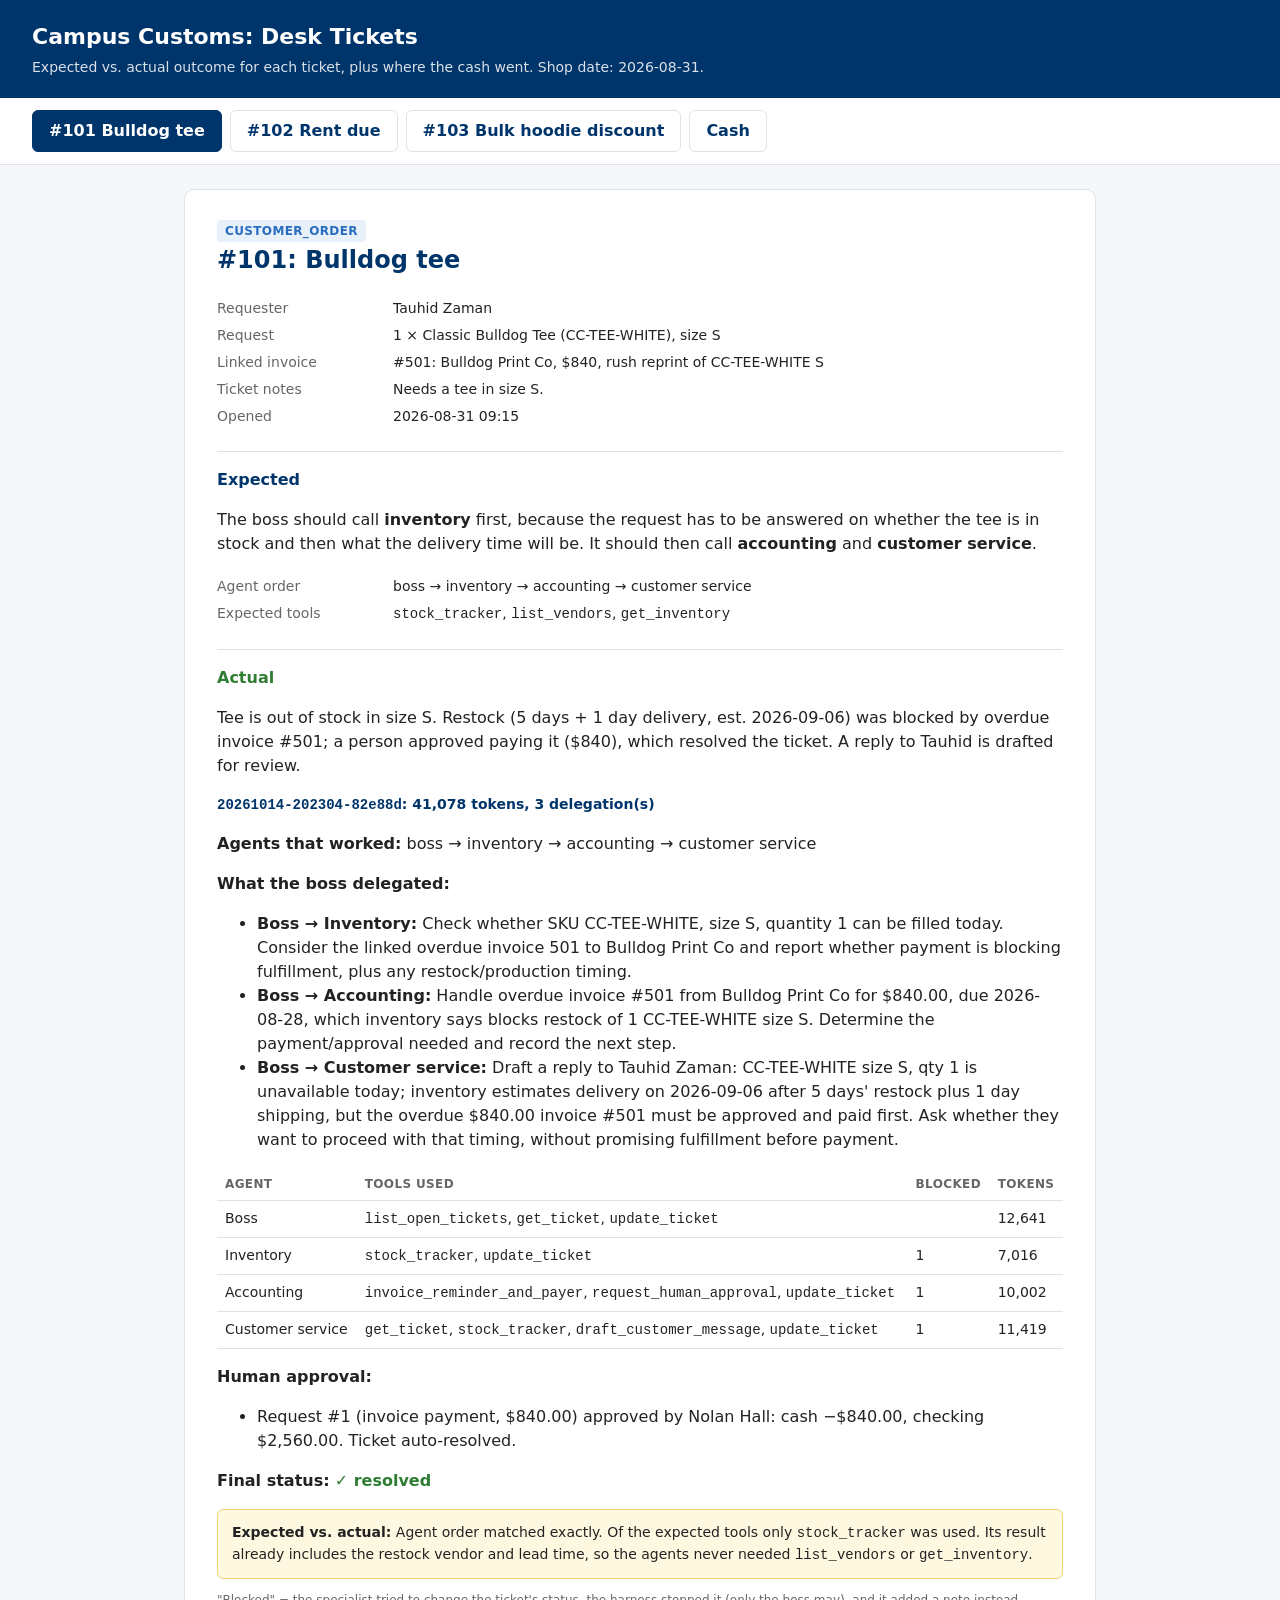
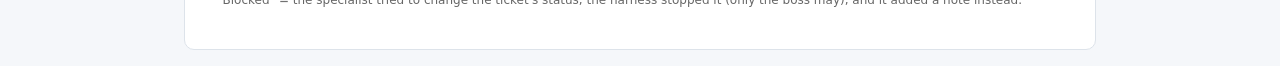
<file: output/desk_tickets.html>
<!DOCTYPE html>
<html lang="en">
<head>
<meta charset="utf-8">
<meta name="viewport" content="width=device-width, initial-scale=1">
<title>Campus Customs: Desk Tickets</title>
<style>
  :root { --yale: #00356b; --yale-light: #286dc0; --ink: #222; --muted: #666; --line: #dde3ea; --bg: #f5f7fa; }
  * { box-sizing: border-box; }
  body { margin: 0; font-family: "Segoe UI", system-ui, -apple-system, sans-serif; color: var(--ink); background: var(--bg); line-height: 1.5; }
  header { background: var(--yale); color: #fff; padding: 20px 32px; }
  header h1 { margin: 0; font-size: 22px; }
  header p { margin: 4px 0 0; opacity: .85; font-size: 14px; }
  nav { display: flex; gap: 8px; padding: 12px 32px; background: #fff; border-bottom: 1px solid var(--line); position: sticky; top: 0; }
  nav a { padding: 8px 16px; border-radius: 6px; text-decoration: none; color: var(--yale); font-weight: 600; border: 1px solid var(--line); }
  nav a.active { background: var(--yale); color: #fff; border-color: var(--yale); }
  main { max-width: 960px; margin: 24px auto; padding: 0 24px; }
  .ticket { display: none; background: #fff; border: 1px solid var(--line); border-radius: 10px; padding: 28px 32px; }
  .ticket.active { display: block; }
  .ticket h2 { margin: 0 0 4px; color: var(--yale); }
  .ticket .type { display: inline-block; font-size: 12px; font-weight: 600; letter-spacing: .03em; text-transform: uppercase;
                  color: var(--yale-light); background: #e8f0fa; padding: 2px 8px; border-radius: 4px; }
  dl.facts { display: grid; grid-template-columns: 160px 1fr; gap: 6px 16px; margin: 20px 0 8px; font-size: 14px; }
  dl.facts dt { color: var(--muted); }
  dl.facts dd { margin: 0; }
  section.result { margin-top: 24px; border-top: 1px solid var(--line); padding-top: 16px; }
  section.result h3 { margin: 0 0 10px; font-size: 16px; }
  section.expected h3 { color: var(--yale); }
  section.actual h3 { color: #2e7d32; }
  .placeholder { color: var(--muted); font-style: italic; background: var(--bg); border: 1px dashed var(--line); border-radius: 6px; padding: 14px 16px; }
  .compare { margin-top: 14px; padding: 12px 14px; border-radius: 6px; background: #fff8e1; border: 1px solid #f2d27a; font-size: 14px; }
  .ok { color: #2e7d32; font-weight: 600; }
  .blocked-note { font-size: 12px; color: var(--muted); }
  table.tools, table.ledger { width: 100%; border-collapse: collapse; font-size: 14px; margin: 8px 0 12px; }
  table.tools th, table.tools td, table.ledger th, table.ledger td { border-bottom: 1px solid var(--line); padding: 7px 8px; text-align: left; vertical-align: top; }
  table.tools th, table.ledger th { color: var(--muted); font-weight: 600; font-size: 12px; text-transform: uppercase; letter-spacing: .03em; }
  table.ledger .num { text-align: right; white-space: nowrap; }
  table.ledger tr.edge td { background: var(--bg); }
  .result h4 { margin: 16px 0 6px; font-size: 14px; color: var(--yale); }
  @media print {
    nav { display: none; }
    body { background: #fff; }
    .ticket { display: block !important; border: none; page-break-after: always; }
    .ticket:last-child { page-break-after: auto; }
  }
</style>
</head>
<body>
<header>
  <h1>Campus Customs: Desk Tickets</h1>
  <p>Expected vs. actual outcome for each ticket, plus where the cash went. Shop date: 2026-08-31.</p>
</header>

<nav>
  <a href="#ticket-101" data-ticket="101">#101 Bulldog tee</a>
  <a href="#ticket-102" data-ticket="102">#102 Rent due</a>
  <a href="#ticket-103" data-ticket="103">#103 Bulk hoodie discount</a>
  <a href="#ticket-cash" data-ticket="cash">Cash</a>
</nav>

<main>
  <!-- ===================== TICKET 101 ===================== -->
  <article class="ticket" id="ticket-101">
    <span class="type">customer_order</span>
    <h2>#101: Bulldog tee</h2>
    <dl class="facts">
      <dt>Requester</dt><dd>Tauhid Zaman</dd>
      <dt>Request</dt><dd>1 × Classic Bulldog Tee (CC-TEE-WHITE), size S</dd>
      <dt>Linked invoice</dt><dd>#501: Bulldog Print Co, $840, rush reprint of CC-TEE-WHITE S</dd>
      <dt>Ticket notes</dt><dd>Needs a tee in size S.</dd>
      <dt>Opened</dt><dd>2026-08-31 09:15</dd>
    </dl>

    <section class="result expected" id="expected-101">
      <h3>Expected</h3>
      <p>The boss should call <strong>inventory</strong> first, because the request has to be answered on whether the tee is in stock and then what the delivery time will be. It should then call <strong>accounting</strong> and <strong>customer service</strong>.</p>
      <dl class="facts">
        <dt>Agent order</dt><dd>boss → inventory → accounting → customer service</dd>
        <dt>Expected tools</dt><dd><code>stock_tracker</code>, <code>list_vendors</code>, <code>get_inventory</code></dd>
      </dl>
    </section>

    <section class="result actual" id="actual-101">
      <h3>Actual</h3>
      <p>Tee is out of stock in size S. Restock (5 days + 1 day delivery, est. 2026-09-06) was blocked by overdue invoice #501; a person approved paying it ($840), which resolved the ticket. A reply to Tauhid is drafted for review.</p>
      
      <h4><code>20261014-202304-82e88d</code>: 41,078 tokens, 3 delegation(s)</h4>
      <p><strong>Agents that worked:</strong> boss → inventory → accounting → customer service</p>
      <p><strong>What the boss delegated:</strong></p>
      <ul><li><strong>Boss → Inventory:</strong> Check whether SKU CC-TEE-WHITE, size S, quantity 1 can be filled today. Consider the linked overdue invoice 501 to Bulldog Print Co and report whether payment is blocking fulfillment, plus any restock/production timing.</li><li><strong>Boss → Accounting:</strong> Handle overdue invoice #501 from Bulldog Print Co for $840.00, due 2026-08-28, which inventory says blocks restock of 1 CC-TEE-WHITE size S. Determine the payment/approval needed and record the next step.</li><li><strong>Boss → Customer service:</strong> Draft a reply to Tauhid Zaman: CC-TEE-WHITE size S, qty 1 is unavailable today; inventory estimates delivery on 2026-09-06 after 5 days&#x27; restock plus 1 day shipping, but the overdue $840.00 invoice #501 must be approved and paid first. Ask whether they want to proceed with that timing, without promising fulfillment before payment.</li></ul>
      <table class="tools"><tr><th>Agent</th><th>Tools used</th><th>Blocked</th><th>Tokens</th></tr><tr><td>Boss</td><td><code>list_open_tickets</code>, <code>get_ticket</code>, <code>update_ticket</code></td><td></td><td>12,641</td></tr><tr><td>Inventory</td><td><code>stock_tracker</code>, <code>update_ticket</code></td><td>1</td><td>7,016</td></tr><tr><td>Accounting</td><td><code>invoice_reminder_and_payer</code>, <code>request_human_approval</code>, <code>update_ticket</code></td><td>1</td><td>10,002</td></tr><tr><td>Customer service</td><td><code>get_ticket</code>, <code>stock_tracker</code>, <code>draft_customer_message</code>, <code>update_ticket</code></td><td>1</td><td>11,419</td></tr></table>
      <p><strong>Human approval:</strong></p><ul><li>Request #1 (invoice payment, $840.00) approved by Nolan Hall: cash −$840.00, checking $2,560.00. Ticket auto-resolved.</li></ul>
      <p><strong>Final status:</strong> <span class="ok">✓ resolved</span></p>
      <div class="compare"><strong>Expected vs. actual:</strong> Agent order matched exactly. Of the expected tools only <code>stock_tracker</code> was used. Its result already includes the restock vendor and lead time, so the agents never needed <code>list_vendors</code> or <code>get_inventory</code>.</div>
      <p class="blocked-note">"Blocked" = the specialist tried to change the ticket's status, the harness stopped it (only the boss may), and it added a note instead.</p>
    </section>
  </article>

  <!-- ===================== TICKET 102 ===================== -->
  <article class="ticket" id="ticket-102">
    <span class="type">rent_notice</span>
    <h2>#102: Rent due</h2>
    <dl class="facts">
      <dt>Requester</dt><dd>Elm City Properties (landlord)</dd>
      <dt>Request</dt><dd>Shop rent due in 2 days</dd>
      <dt>Linked lease</dt><dd>#1: Chapel Street shop, $2,400/month, next due 2026-09-02</dd>
      <dt>Ticket notes</dt><dd>Email: shop rent due in 2 days.</dd>
      <dt>Opened</dt><dd>2026-08-31 11:05</dd>
    </dl>

    <section class="result expected" id="expected-102">
      <h3>Expected</h3>
      <p>The boss should call <strong>facilities</strong> first, because this is an interaction with the landlord. It should then call <strong>accounting</strong> and <strong>customer service</strong>.</p>
      <dl class="facts">
        <dt>Agent order</dt><dd>boss → facilities → accounting → customer service</dd>
        <dt>Expected tools</dt><dd><code>invoice_reminder_and_payer</code>, <code>get_lease</code>, <code>request_human_approval</code></dd>
      </dl>
    </section>

    <section class="result actual" id="actual-102">
      <h3>Actual</h3>
      <p>Rent notice matches the lease: $2,400 due 2026-09-02. Accounting filed approval request #2; a person approved and paid it, which resolved the ticket. Lease next due moved to 2026-10-02.</p>
      
      <h4>Run 1 of 2 · <code>20261014-202343-4accf3</code>: 13,020 tokens, 1 delegation(s)</h4>
      <p><strong>Agents that worked:</strong> boss → facilities</p>
      <p><strong>What the boss delegated:</strong></p>
      <ul><li><strong>Boss → Facilities:</strong> Review the rent notice for the Chapel Street shop lease and confirm the amount, due date, and any action needed from the owner. Recommend the appropriate ticket status.</li></ul>
      <table class="tools"><tr><th>Agent</th><th>Tools used</th><th>Blocked</th><th>Tokens</th></tr><tr><td>Boss</td><td><code>list_open_tickets</code>, <code>get_ticket</code>, <code>update_ticket</code></td><td></td><td>7,267</td></tr><tr><td>Facilities</td><td><code>get_ticket</code>, <code>get_lease</code>, <code>update_ticket</code></td><td>1</td><td>5,753</td></tr></table>
      <h4>Run 2 of 2 · <code>20261014-202425-afc2c9</code>: 20,958 tokens, 1 delegation(s)</h4>
      <p><strong>Agents that worked:</strong> boss → accounting</p>
      <p><strong>What the boss delegated:</strong></p>
      <ul><li><strong>Boss → Accounting:</strong> Review the confirmed lease details for Elm City Properties: $2,400 monthly rent for the Chapel Street shop, due 2026-09-02. Prepare or identify the approval/payment action needed; do not mark resolved because owner approval is still required.</li></ul>
      <table class="tools"><tr><th>Agent</th><th>Tools used</th><th>Blocked</th><th>Tokens</th></tr><tr><td>Boss</td><td><code>list_open_tickets</code>, <code>get_ticket</code>, <code>update_ticket</code></td><td></td><td>7,945</td></tr><tr><td>Accounting</td><td><code>get_ticket</code>, <code>invoice_reminder_and_payer</code>, <code>request_human_approval</code>, <code>update_ticket</code></td><td>1</td><td>13,013</td></tr></table>
      <p><strong>Human approval:</strong></p><ul><li>Request #2 (rent payment, $2,400.00) approved by Nolan Hall: cash −$2,400.00, checking $160.00. Ticket auto-resolved.</li></ul>
      <p><strong>Final status:</strong> <span class="ok">✓ resolved</span></p>
      <div class="compare"><strong>Expected vs. actual:</strong> It took two runs. In run 1 the boss stopped after facilities, so no payment was queued and nothing could be approved. In run 2 it sent the ticket to accounting. Across both runs the order was facilities → accounting, and all three expected tools were used. Customer service was never called. That fits facilities' "a human handles the landlord" rule, and the draft tool would have rejected a message mentioning rent or the landlord anyway.</div>
      <p class="blocked-note">"Blocked" = the specialist tried to change the ticket's status, the harness stopped it (only the boss may), and it added a note instead.</p>
    </section>
  </article>

  <!-- ===================== TICKET 103 ===================== -->
  <article class="ticket" id="ticket-103">
    <span class="type">price_override</span>
    <h2>#103: Bulk hoodie discount</h2>
    <dl class="facts">
      <dt>Requester</dt><dd>Yale AI Club</dd>
      <dt>Request</dt><dd>20 × Basic Hoodie Big Yale (CC-HOOD-NAVY), size M, at a bulk discount</dd>
      <dt>Ticket notes</dt><dd>Student org wants 20 hoodies, size M, asking for a bulk discount.</dd>
      <dt>Opened</dt><dd>2026-08-31 16:55</dd>
    </dl>

    <section class="result expected" id="expected-103">
      <h3>Expected</h3>
      <p>The boss should call <strong>inventory</strong> first, because we first need to know whether the hoodies are in stock. That informs the margin and, in turn, the price we offer. It should then call <strong>accounting</strong> and <strong>customer service</strong>.</p>
      <dl class="facts">
        <dt>Agent order</dt><dd>boss → inventory → accounting → customer service</dd>
        <dt>Expected tools</dt><dd><code>bulk_order_discount</code>, <code>stock_tracker</code>, <code>list_vendors</code>, <code>get_inventory</code>, <code>draft_customer_message</code></dd>
      </dl>
    </section>

    <section class="result actual" id="actual-103">
      <h3>Actual</h3>
      <p>Accounting priced 20 size M hoodies at 17.5% off ($47.85 each, $957.00 total, 54% margin vs. a 30% floor) and filed a price sign-off; a person signed off, which resolved the ticket with no cash moving. Only 8 are on hand; the other 12 still need a restock.</p>
      
      <h4><code>20261014-202500-064b32</code>: 21,457 tokens, 1 delegation(s)</h4>
      <p><strong>Agents that worked:</strong> boss → accounting</p>
      <p><strong>What the boss delegated:</strong></p>
      <ul><li><strong>Boss → Accounting:</strong> Review Yale AI Club&#x27;s request for a bulk discount on 20 CC-HOOD-NAVY hoodies, size M. Determine the available bulk price/discount and whether owner approval is required; report exact amounts and the next action.</li></ul>
      <table class="tools"><tr><th>Agent</th><th>Tools used</th><th>Blocked</th><th>Tokens</th></tr><tr><td>Boss</td><td><code>list_open_tickets</code>, <code>get_ticket</code>, <code>update_ticket</code></td><td></td><td>7,178</td></tr><tr><td>Accounting</td><td><code>bulk_order_discount</code>, <code>get_ticket</code>, <code>request_human_approval</code>, <code>update_ticket</code></td><td>1</td><td>14,279</td></tr></table>
      <p><strong>Human approval:</strong></p><ul><li>Request #3 (price override, $957.00) approved by Nolan Hall: cash unchanged, checking $160.00. Ticket auto-resolved.</li></ul>
      <p><strong>Final status:</strong> <span class="ok">✓ resolved</span></p>
      <div class="compare"><strong>Expected vs. actual:</strong> Much shorter than expected: the boss went straight to accounting and skipped inventory and customer service. <code>bulk_order_discount</code> was used and its built-in stock check covered the inventory question. <code>stock_tracker</code>, <code>list_vendors</code>, <code>get_inventory</code> and <code>draft_customer_message</code> were never called, so no customer reply exists.</div>
      <p class="blocked-note">"Blocked" = the specialist tried to change the ticket's status, the harness stopped it (only the boss may), and it added a note instead.</p>
    </section>
  </article>

  <!-- ===================== CASH ===================== -->
  <article class="ticket" id="ticket-cash">
    <span class="type">cash</span>
    <h2>Cash: where the money went</h2>
    <p>Checking account, from the reset at 2026-10-14 20:23 through all three tickets resolving.</p>
    <table class="ledger">
      <tr><th>Ticket</th><th>Why the cash changed</th><th>Approval</th><th class="num">Change</th><th class="num">Checking after</th></tr>
      <tr class="edge"><td colspan="3"><strong>Starting balance</strong> (after reset; restored from <code>campus_customs.db</code>)</td><td></td><td class="num"><strong>$3,400.00</strong></td></tr>
      <tr><td>#101</td><td>Paid Bulldog Print Co invoice #501 ($840.00), the overdue rush reprint of the size S Classic Bulldog Tee. Paying it unblocks the restock Tauhid's order is waiting on.</td><td>#1 · invoice payment · Nolan Hall</td><td class='num'>−$840.00</td><td class='num'>$2,560.00</td></tr><tr><td>#102</td><td>Paid September rent ($2,400.00) to Elm City Properties for the Chapel Street shop (lease #1), due 2026-09-02. The lease's next due date moved to 2026-10-02.</td><td>#2 · rent payment · Nolan Hall</td><td class='num'>−$2,400.00</td><td class='num'>$160.00</td></tr><tr><td>#103</td><td>No cash moved. The approval was a price sign-off on the $957.00 quote to Yale AI Club (20 hoodies at 17.5% off, $47.85 each): money the shop will collect, not spend. No restock purchase was filed.</td><td>#3 · price override · Nolan Hall</td><td class='num'>$0.00</td><td class='num'>$160.00</td></tr>
      <tr class="edge"><td colspan="3"><strong>Ending balance</strong></td><td class="num"><strong>−$3,240.00</strong></td><td class="num"><strong>$160.00</strong></td></tr>
    </table>
    <section class="result actual">
      <h3>Check against the working database</h3>
      <p><code>cash_accounts</code> in <code>data/campus_customs_new.db</code>: checking = <strong>$160.00</strong>.
         <span class="ok">✓ Matches the ledger.</span></p>
      <p>Math: $3,400.00 − $840.00 − $2,400.00 − $0.00 = <strong>$160.00</strong>.
         The <code>payments</code> table holds 2 rows totalling $3,240.00, each approved by
         Nolan Hall.</p>
      <p><strong>Not spent:</strong> the 12-hoodie restock for #103 (12 × $22 = $264 from Bulldog Print Co) was never filed, and at
         $160.00 checking couldn't cover it.</p>
    </section>
  </article>
</main>

<script>
  // One ticket per page: show the ticket named in the URL hash (default #101).
  function show() {
    const id = (location.hash || "#ticket-101").slice(1);
    document.querySelectorAll(".ticket").forEach(t => t.classList.toggle("active", t.id === id));
    document.querySelectorAll("nav a").forEach(a => a.classList.toggle("active", a.getAttribute("href") === "#" + id));
  }
  window.addEventListener("hashchange", show);
  show();
</script>
</body>
</html>
</file>
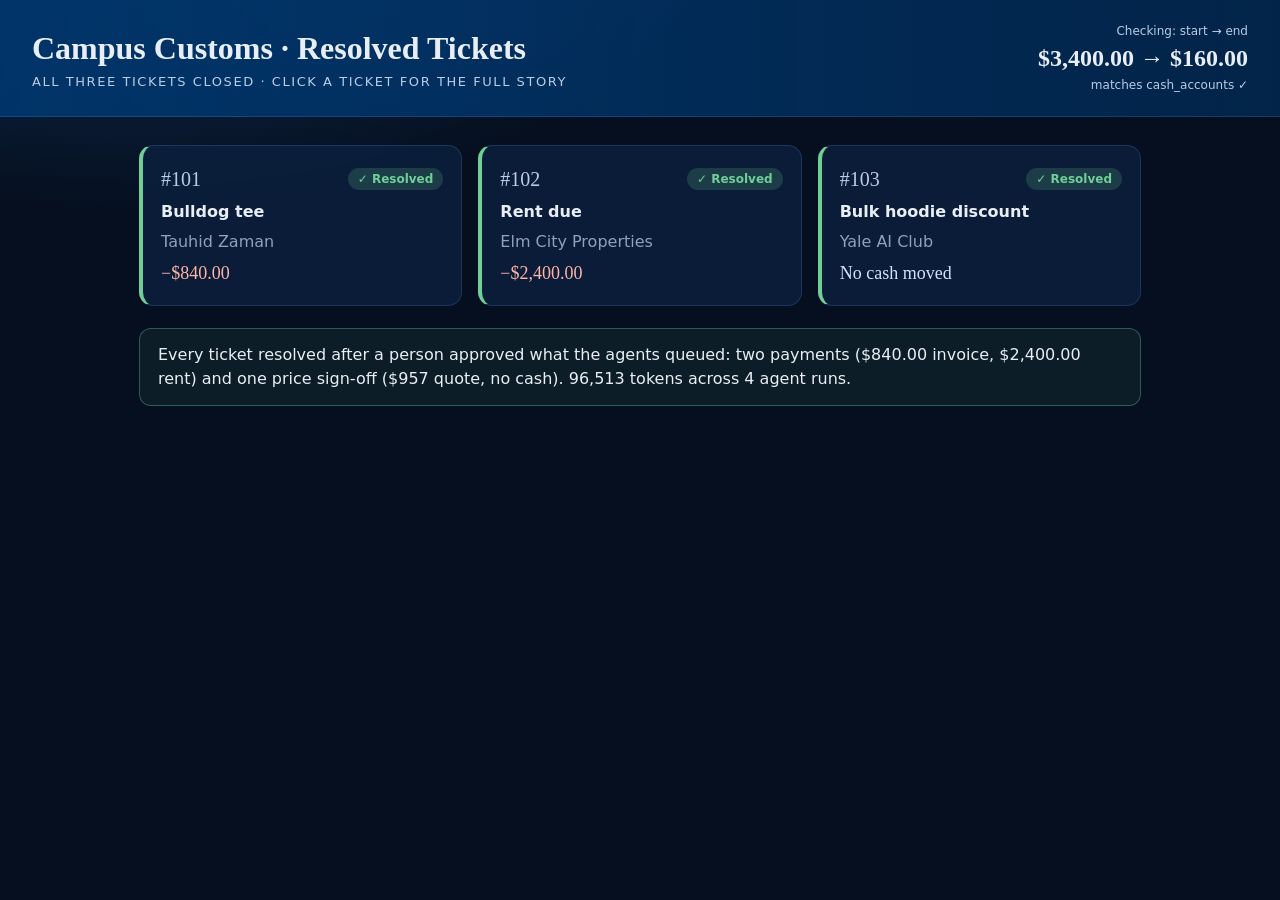
<file: output/resolved_board.html>
<!DOCTYPE html>
<html lang="en">
<head>
<meta charset="utf-8">
<meta name="viewport" content="width=device-width, initial-scale=1">
<title>Campus Customs: Resolved Tickets</title>
<style>
  :root { --yale:#00356b; --yale-2:#286dc0; --ink:#e9eef5; --muted:#8da2bb; --line:rgba(99,170,255,.18); --good:#6fcf97; }
  * { box-sizing:border-box; }
  body { margin:0; font-family:"Segoe UI",system-ui,sans-serif; color:var(--ink); line-height:1.5;
         background:radial-gradient(1000px 500px at 10% -10%, rgba(40,109,192,.35), transparent 60%), #050f1f; min-height:100vh; }
  h1,h2,h3 { font-family:Georgia,serif; font-weight:600; margin:0; }
  header { padding:22px 32px; background:linear-gradient(90deg, rgba(0,53,107,.95), rgba(0,53,107,.55)); border-bottom:1px solid var(--line);
           display:flex; justify-content:space-between; align-items:center; gap:16px; flex-wrap:wrap; }
  header .sub { color:#b9cde6; font-size:13px; letter-spacing:.12em; text-transform:uppercase; }
  .balance { text-align:right; } .balance strong { font-family:Georgia,serif; font-size:24px; }
  .balance span { display:block; font-size:12px; color:#b9cde6; }
  main { max-width:1050px; margin:0 auto; padding:28px 24px 60px; }
  .grid { display:grid; grid-template-columns:repeat(auto-fit,minmax(260px,1fr)); gap:16px; }
  .card { display:grid; gap:6px; padding:18px; border-radius:14px; background:rgba(13,34,64,.75); border:1px solid var(--line);
          color:inherit; text-decoration:none; border-left:4px solid var(--good); transition:transform .2s, border-color .2s; }
  .card:hover { transform:translateY(-3px); border-color:#63aaff; }
  .card__top { display:flex; justify-content:space-between; align-items:center; }
  .num { font-family:Georgia,serif; font-size:20px; color:#b9cde6; }
  .pill { font-size:12px; font-weight:600; padding:2px 10px; border-radius:999px; background:rgba(111,207,151,.18); color:var(--good); }
  .cash { font-family:Georgia,serif; font-size:18px; color:#cfe3ff; } .cash.neg { color:#ffb4a8; }
  .muted { color:var(--muted); } .small { font-size:12px; }
  .detail { display:none; } .detail:target { display:block; }
  body:has(.detail:target) .overview { display:none; }
  .detail { background:rgba(13,34,64,.75); border:1px solid var(--line); border-radius:16px; padding:26px 30px; }
  .detail__head { display:flex; justify-content:space-between; align-items:center; gap:12px; }
  .detail h3 { margin:22px 0 10px; font-size:17px; }
  .outcome { font-size:16px; padding:12px 14px; border-radius:10px; background:rgba(0,53,107,.55); border:1px solid var(--line); }
  .agents { display:grid; grid-template-columns:repeat(auto-fit,minmax(220px,1fr)); gap:12px; }
  .agent { padding:14px; border-radius:12px; background:rgba(255,255,255,.04); border:1px solid var(--line); border-top:3px solid var(--c); }
  .agent p { margin:6px 0; font-size:14px; }
  .chips span { display:inline-block; font-family:Consolas,monospace; font-size:11px; padding:1px 6px; margin:2px 4px 0 0; border-radius:6px;
                background:rgba(255,255,255,.08); border:1px solid var(--line); }
  .cols { display:grid; grid-template-columns:1fr 1fr; gap:20px; } @media (max-width:700px) { .cols { grid-template-columns:1fr; } }
  ul { margin:0; padding-left:20px; } li { margin:4px 0; }
  code { font-family:Consolas,monospace; font-size:12px; }
  .back { color:#63aaff; text-decoration:none; font-size:14px; display:inline-block; margin-bottom:12px; }
  .summary { margin:22px 0 0; padding:14px 18px; border-radius:12px; background:rgba(111,207,151,.08); border:1px solid rgba(111,207,151,.35); }
</style>
</head>
<body>
<header>
  <div><h1>Campus Customs · Resolved Tickets</h1><div class="sub">All three tickets closed · click a ticket for the full story</div></div>
  <div class="balance"><span>Checking: start → end</span><strong>$3,400.00 → $160.00</strong>
    <span>matches cash_accounts ✓</span></div>
</header>
<main>
  <div class="overview">
    <div class="grid">
    <a class="card" href="#t101">
      <div class="card__top"><span class="num">#101</span><span class="pill">✓ Resolved</span></div>
      <strong>Bulldog tee</strong>
      <span class="muted">Tauhid Zaman</span>
      <span class="cash neg">−$840.00</span>
    </a>
    <a class="card" href="#t102">
      <div class="card__top"><span class="num">#102</span><span class="pill">✓ Resolved</span></div>
      <strong>Rent due</strong>
      <span class="muted">Elm City Properties</span>
      <span class="cash neg">−$2,400.00</span>
    </a>
    <a class="card" href="#t103">
      <div class="card__top"><span class="num">#103</span><span class="pill">✓ Resolved</span></div>
      <strong>Bulk hoodie discount</strong>
      <span class="muted">Yale AI Club</span>
      <span class="cash ">No cash moved</span>
    </a></div>
    <div class="summary">Every ticket resolved after a person approved what the agents queued: two payments ($840.00 invoice,
      $2,400.00 rent) and one price sign-off ($957 quote, no cash). 96,513 tokens across
      4 agent runs.</div>
  </div>
  
    <section class="detail" id="t101">
      <a class="back" href="#">← All tickets</a>
      <div class="detail__head"><h2>#101 · Bulldog tee</h2><span class="pill">✓ Resolved</span></div>
      <p class="muted">Tauhid Zaman</p>
      <p class="outcome">Tee is out of stock in size S. Restock (5 days + 1 day delivery, est. 2026-09-06) was blocked by overdue invoice #501; a person approved paying it ($840), which resolved the ticket. A reply to Tauhid is drafted for review.</p>
      <h3>What each agent contributed</h3>
      <div class="agents">
        <div class="agent" style="--c:#f2c94c"><b>Boss</b><p>Read the ticket and handed it to inventory, then accounting, then customer service, passing each one the facts from the step before. Logged the outcome and set the ticket to waiting_approval.</p>
          <div class="chips"><span>get_ticket</span><span>list_open_tickets</span><span>update_ticket</span></div></div>
        <div class="agent" style="--c:#5fb4ff"><b>Inventory</b><p>stock_tracker: 0 on hand in size S, short 1. Restock from Bulldog Print Co (5 days) + QuickShip CT (1 day) = est. 2026-09-06, blocked by overdue invoice #501 ($840).</p>
          <div class="chips"><span>stock_tracker</span><span>update_ticket</span></div></div>
        <div class="agent" style="--c:#6fcf97"><b>Accounting</b><p>Checked the bills due (invoice_reminder_and_payer) and filed approval request #1 to pay invoice #501 for the exact $840.00; noted checking would be $2,560 afterwards.</p>
          <div class="chips"><span>invoice_reminder_and_payer</span><span>request_human_approval</span><span>update_ticket</span></div></div>
        <div class="agent" style="--c:#ef7fbf"><b>Customer service</b><p>Re-checked stock, then drafted reply #1 to Tauhid Zaman: size S is out, expected about September 6, asking whether to proceed. Saved as a draft; nothing sent.</p>
          <div class="chips"><span>draft_customer_message</span><span>get_ticket</span><span>stock_tracker</span><span>update_ticket</span></div></div></div>
      <div class="cols">
        <div><h3>Human approvals</h3><ul><li>#1 invoice payment: $840.00, approved by Nolan Hall. Cash −$840.00 → checking $2,560.00</li></ul></div>
        <div><h3>Customer drafts</h3><ul><li>Draft #1 to Tauhid Zaman: "Update on your Classic Bulldog Tee" (draft, not sent)</li></ul></div>
      </div>
      <h3>Still to do</h3><ul><li>Review and send customer draft #1 to Tauhid Zaman.</li><li>Confirm with Tauhid before the reprint ships.</li></ul>
      <p class="muted small">Runs: <code>20261014-202304-82e88d</code> (41,078 tokens; boss → inventory → accounting → customer_service)</p>
    </section>
    <section class="detail" id="t102">
      <a class="back" href="#">← All tickets</a>
      <div class="detail__head"><h2>#102 · Rent due</h2><span class="pill">✓ Resolved</span></div>
      <p class="muted">Elm City Properties</p>
      <p class="outcome">Rent notice matches the lease: $2,400 due 2026-09-02. Accounting filed approval request #2; a person approved and paid it, which resolved the ticket. Lease next due moved to 2026-10-02.</p>
      <h3>What each agent contributed</h3>
      <div class="agents">
        <div class="agent" style="--c:#f2c94c"><b>Boss</b><p>Run 1: sent the ticket to facilities only, so no payment was queued. Run 2: sent it to accounting, which filed the rent approval. Set the ticket to waiting_approval both times.</p>
          <div class="chips"><span>get_ticket</span><span>list_open_tickets</span><span>update_ticket</span></div></div>
        <div class="agent" style="--c:#f2994a"><b>Facilities</b><p>Run 1: checked the notice against lease #1 (get_lease): Elm City Properties, $2,400, due 2026-09-02, 2 days away and urgent. Confirmed no reply to the landlord is needed.</p>
          <div class="chips"><span>get_lease</span><span>get_ticket</span><span>update_ticket</span></div></div>
        <div class="agent" style="--c:#6fcf97"><b>Accounting</b><p>Run 2: checked the bills due (invoice_reminder_and_payer), filed rent approval request #2 for $2,400, and flagged that checking would be $160 afterwards, &quot;dangerously tight&quot;.</p>
          <div class="chips"><span>get_ticket</span><span>invoice_reminder_and_payer</span><span>request_human_approval</span><span>update_ticket</span></div></div></div>
      <div class="cols">
        <div><h3>Human approvals</h3><ul><li>#2 rent payment: $2,400.00, approved by Nolan Hall. Cash −$2,400.00 → checking $160.00</li></ul></div>
        <div><h3>Customer drafts</h3><ul><li>None</li></ul></div>
      </div>
      <h3>Still to do</h3><ul><li>Cash is down to $160 after rent; watch upcoming bills (next rent due 2026-10-02).</li></ul>
      <p class="muted small">Runs: <code>20261014-202343-4accf3</code> (13,020 tokens; boss → facilities) · <code>20261014-202425-afc2c9</code> (20,958 tokens; boss → accounting)</p>
    </section>
    <section class="detail" id="t103">
      <a class="back" href="#">← All tickets</a>
      <div class="detail__head"><h2>#103 · Bulk hoodie discount</h2><span class="pill">✓ Resolved</span></div>
      <p class="muted">Yale AI Club</p>
      <p class="outcome">Accounting priced 20 size M hoodies at 17.5% off ($47.85 each, $957.00 total, 54% margin vs. a 30% floor) and filed a price sign-off; a person signed off, which resolved the ticket with no cash moving. Only 8 are on hand; the other 12 still need a restock.</p>
      <h3>What each agent contributed</h3>
      <div class="agents">
        <div class="agent" style="--c:#f2c94c"><b>Boss</b><p>Sent the ticket straight to accounting for pricing, then logged the quote and the 12-unit shortfall and set the ticket to waiting_approval.</p>
          <div class="chips"><span>get_ticket</span><span>list_open_tickets</span><span>update_ticket</span></div></div>
        <div class="agent" style="--c:#6fcf97"><b>Accounting</b><p>bulk_order_discount at a 30% margin floor: competitor benchmark 17.5% (well inside the 45.8% the floor allows), $957.00 total. Its stock check showed 8 on hand, short 12. Filed price-override approval request #3.</p>
          <div class="chips"><span>bulk_order_discount</span><span>get_ticket</span><span>request_human_approval</span><span>update_ticket</span></div></div></div>
      <div class="cols">
        <div><h3>Human approvals</h3><ul><li>#3 price override: $957.00, approved by Nolan Hall. Cash unchanged → checking $160.00</li></ul></div>
        <div><h3>Customer drafts</h3><ul><li>None</li></ul></div>
      </div>
      <h3>Still to do</h3><ul><li>No reply to Yale AI Club was drafted; customer service still needs to send the quote.</li><li>Restock of 12 hoodies (12 × $22 = $264 from Bulldog Print Co) was not filed, and checking ($160) can&#x27;t cover it yet.</li></ul>
      <p class="muted small">Runs: <code>20261014-202500-064b32</code> (21,457 tokens; boss → accounting)</p>
    </section>
</main>
</body>
</html>
</file>
